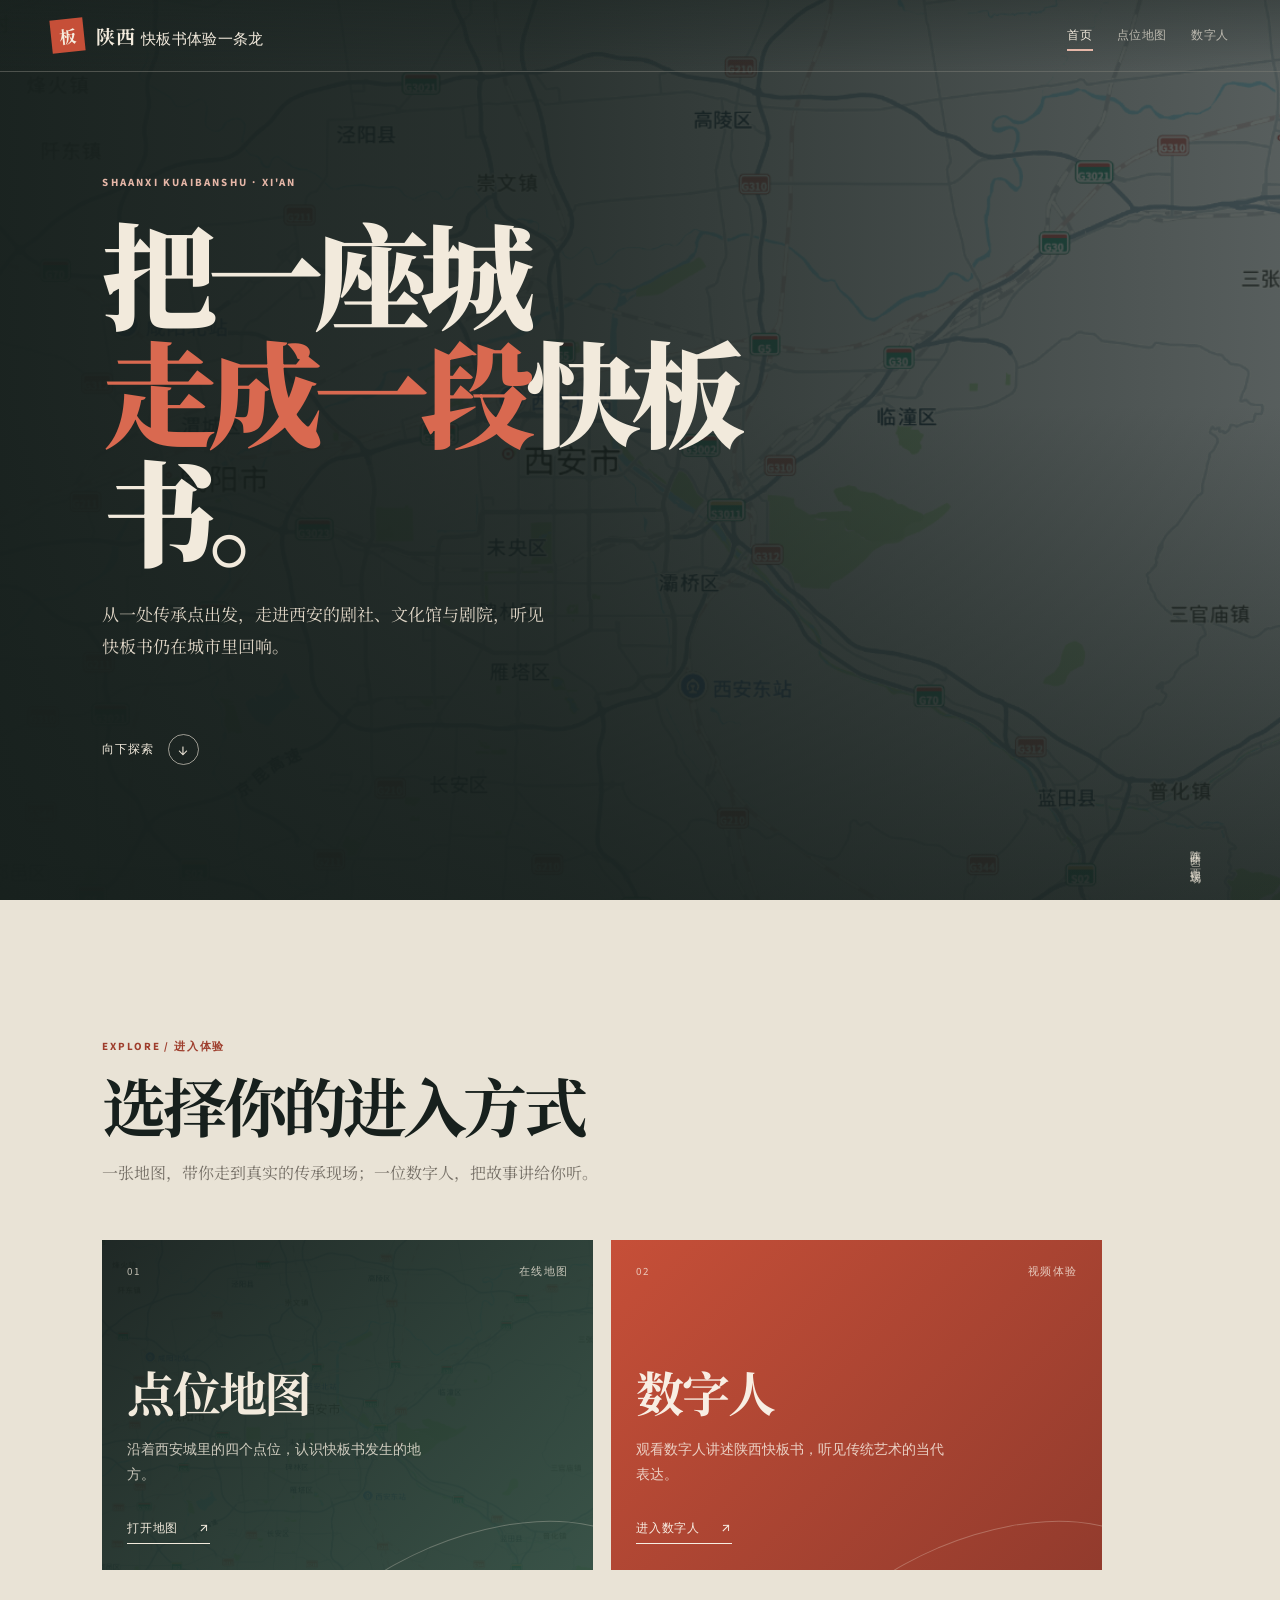
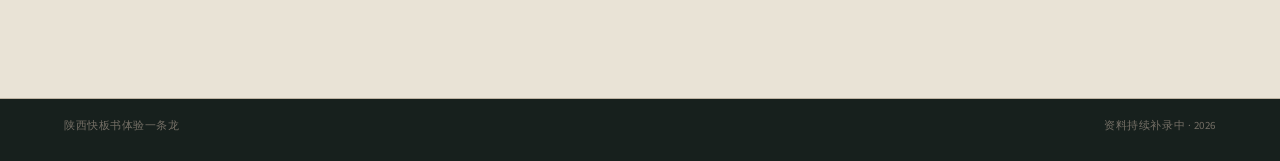
<file: index.html>
<!doctype html>
<html lang="zh-CN">
  <head>
    <meta charset="UTF-8" />
    <meta name="viewport" content="width=device-width, initial-scale=1.0" />
    <meta name="theme-color" content="#17201d" />
    <title>陕西快板书体验一条龙</title>
    <link rel="stylesheet" href="styles.css?v=home24" />
  </head>
  <body class="home-page">
    <header class="topbar home-topbar">
      <a class="brand" href="index.html" aria-label="返回首页">
        <span class="brand-mark">板</span>
        <span><b>陕西</b> 快板书体验一条龙</span>
      </a>
      <nav class="site-nav" aria-label="主导航">
        <a class="nav-current" href="index.html">首页</a>
        <a href="map.html">点位地图</a>
        <a href="digital-human.html">数字人</a>
      </nav>
    </header>

    <main>
      <section class="home-cover" aria-labelledby="cover-title">
        <div class="cover-map" aria-hidden="true"></div>
        <div class="cover-shade" aria-hidden="true"></div>
        <div class="cover-content">
          <p class="cover-kicker">SHAANXI KUAIBANSHU · XI'AN</p>
          <h1 id="cover-title">把一座城<br /><em>走成一段</em>快板书。</h1>
          <p class="cover-intro">从一处传承点出发，走进西安的剧社、文化馆与剧院，听见快板书仍在城市里回响。</p>
          <a class="cover-scroll" href="#entry"><span>向下探索</span><i>↓</i></a>
        </div>
        <div class="cover-note">陕西曲艺 · 西安现场</div>
      </section>

      <section id="entry" class="home-entry">
        <div class="entry-heading">
          <p class="eyebrow">EXPLORE / 进入体验</p>
          <h2>选择你的进入方式</h2>
          <p>一张地图，带你走到真实的传承现场；一位数字人，把故事讲给你听。</p>
        </div>
        <div class="entry-grid">
          <a class="entry-card entry-map" href="map.html">
            <div class="entry-card-top"><span>01</span><span>在线地图</span></div>
            <div class="entry-card-copy"><h3>点位地图</h3><p>沿着西安城里的四个点位，认识快板书发生的地方。</p><span class="entry-link">打开地图 <b>↗</b></span></div>
          </a>
          <a class="entry-card entry-digital" href="digital-human.html">
            <div class="entry-card-top"><span>02</span><span>视频体验</span></div>
            <div class="entry-card-copy"><h3>数字人</h3><p>观看数字人讲述陕西快板书，听见传统艺术的当代表达。</p><span class="entry-link">进入数字人 <b>↗</b></span></div>
          </a>
        </div>
      </section>
    </main>
    <footer class="footer"><span>陕西快板书体验一条龙</span><span>资料持续补录中 · 2026</span></footer>
  </body>
</html>
</file>
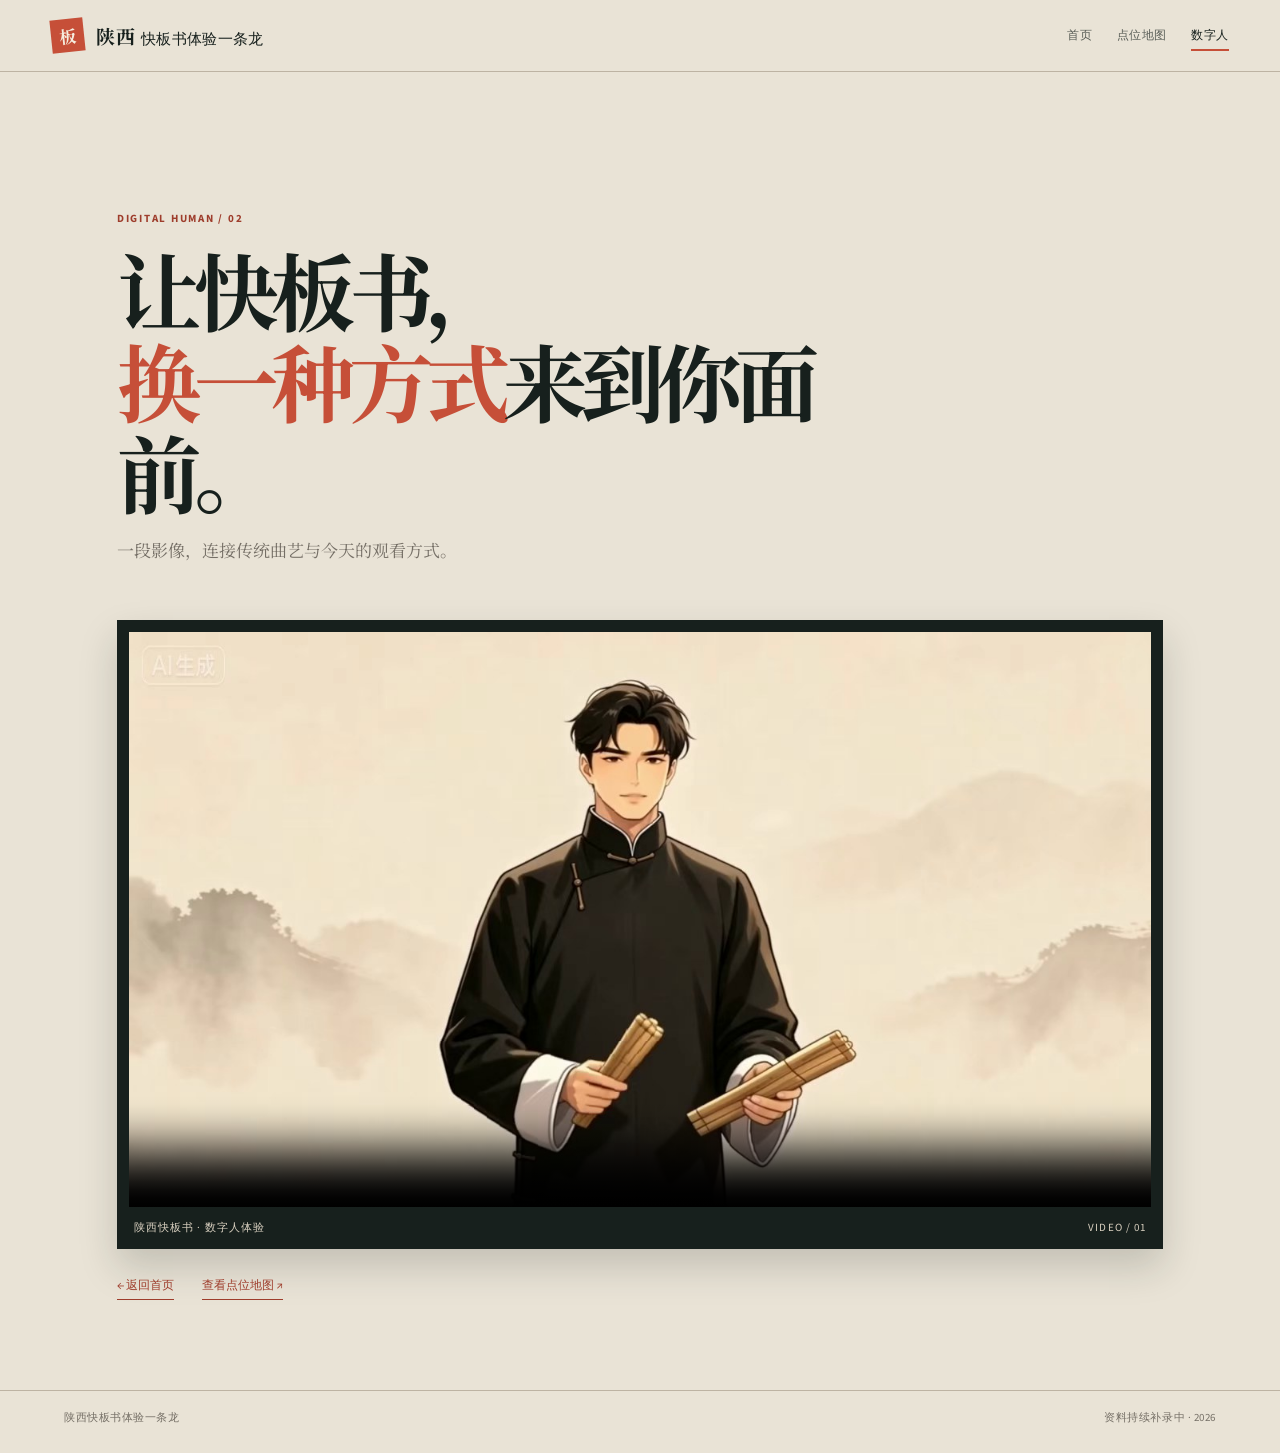
<file: digital-human.html>
<!doctype html>
<html lang="zh-CN">
  <head>
    <meta charset="UTF-8" />
    <meta name="viewport" content="width=device-width, initial-scale=1.0" />
    <meta name="theme-color" content="#17201d" />
    <title>数字人｜陕西快板书体验一条龙</title>
    <link rel="stylesheet" href="styles.css?v=digital26" />
  </head>
  <body class="digital-page">
    <header class="topbar">
      <a class="brand" href="index.html" aria-label="返回首页">
        <span class="brand-mark">板</span>
        <span><b>陕西</b> 快板书体验一条龙</span>
      </a>
      <nav class="site-nav" aria-label="主导航">
        <a href="index.html">首页</a>
        <a href="map.html">点位地图</a>
        <a class="nav-current" href="digital-human.html">数字人</a>
      </nav>
    </header>
    <main class="digital-shell">
      <div class="digital-heading">
        <p class="eyebrow">DIGITAL HUMAN / 02</p>
        <h1>让快板书，<br /><em>换一种方式</em>来到你面前。</h1>
        <p>一段影像，连接传统曲艺与今天的观看方式。</p>
      </div>
      <section class="digital-player" aria-label="数字人视频">
        <video controls playsinline preload="metadata" poster="assets/digital-human-poster.jpg">
          <source src="assets/digital-human.mp4" type="video/mp4" />
          当前浏览器不支持视频播放，请直接打开视频文件。
        </video>
        <div class="digital-player-caption"><span>陕西快板书 · 数字人体验</span><span>VIDEO / 01</span></div>
      </section>
      <div class="digital-back"><a href="index.html">← 返回首页</a><a href="map.html">查看点位地图 ↗</a></div>
    </main>
    <footer class="footer"><span>陕西快板书体验一条龙</span><span>资料持续补录中 · 2026</span></footer>
  </body>
</html>
</file>
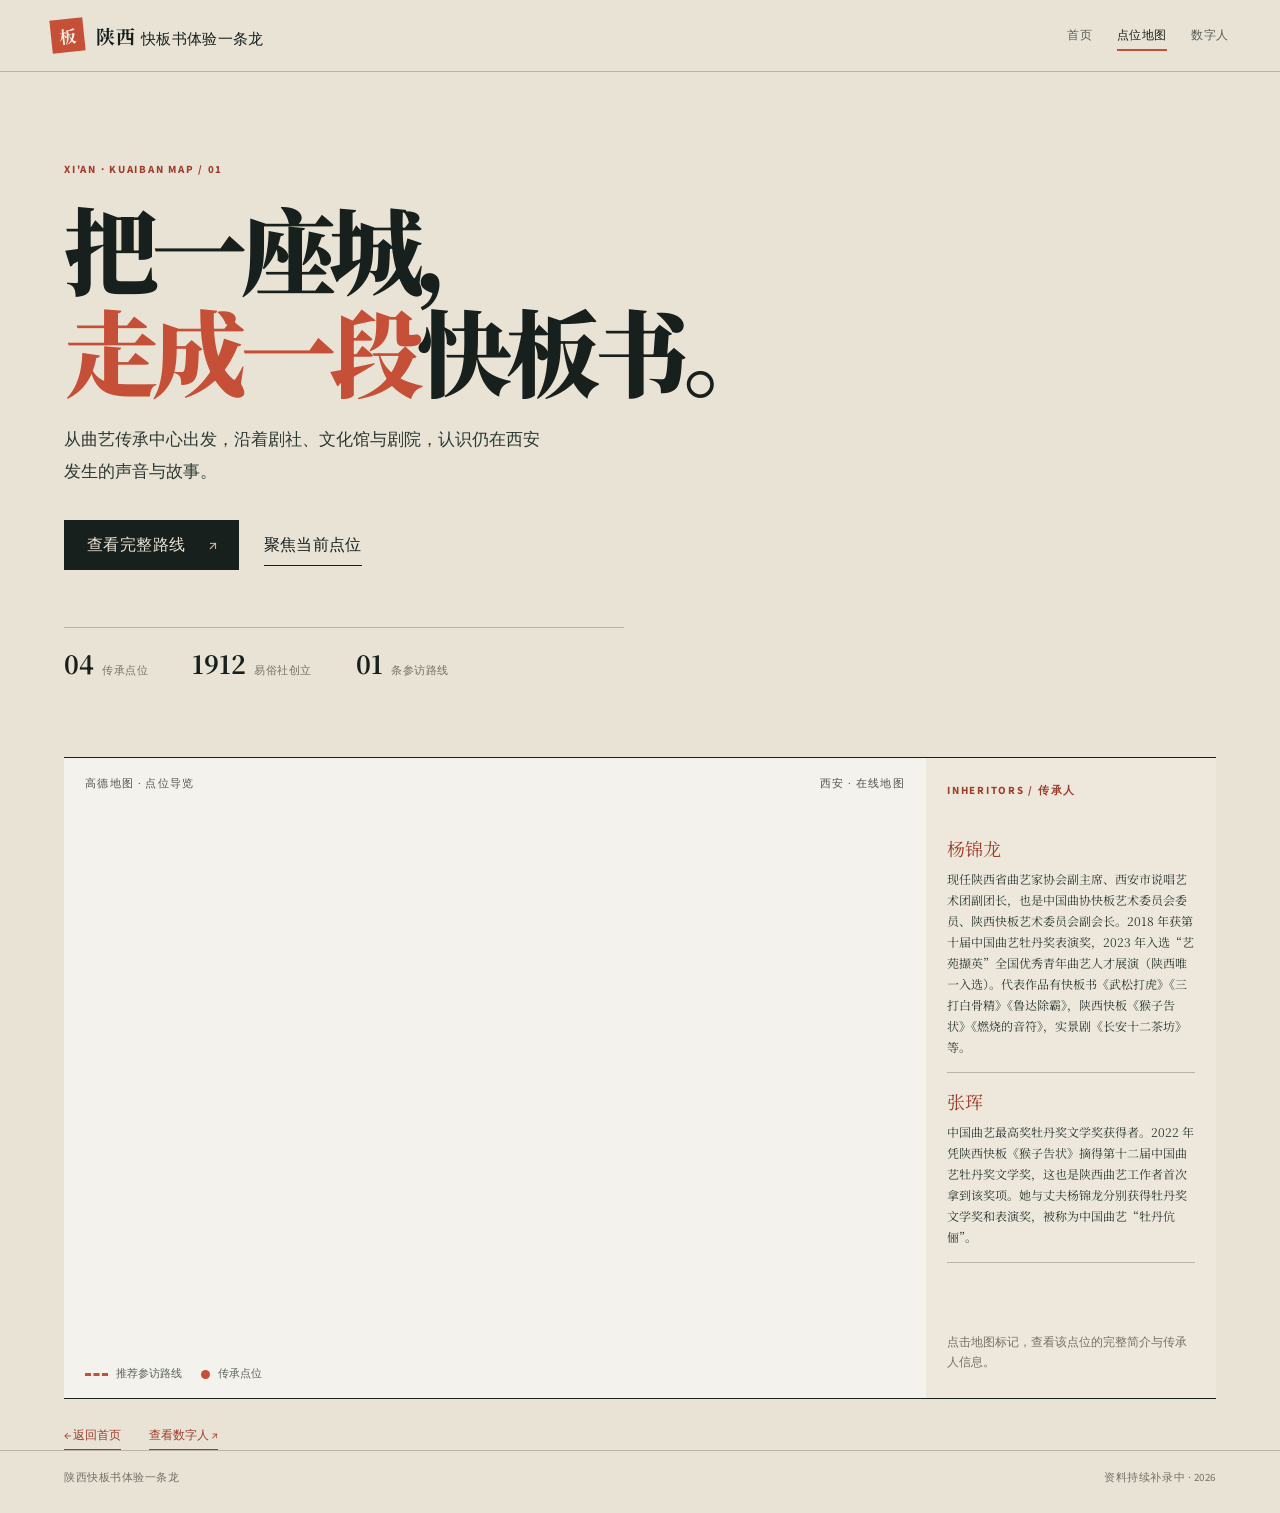
<file: map.html>
<!doctype html>
<html lang="zh-CN">
  <head>
    <meta charset="UTF-8" />
    <meta name="viewport" content="width=device-width, initial-scale=1.0" />
    <meta name="theme-color" content="#17201d" />
    <title>点位地图｜陕西快板书体验一条龙</title>
    <link rel="stylesheet" href="styles.css?v=map27" />
    <script>window._AMapSecurityConfig={securityJsCode:'a6486c6a48bc2e803188464b3180329f'};window.initAMap=()=>window.dispatchEvent(new Event('amap-ready'));</script>
    <script src="https://webapi.amap.com/maps?v=2.0&key=918c41a91f92897a0891cd1651e1e7b3&callback=initAMap"></script>
  </head>
  <body>
    <header class="topbar">
      <a class="brand" href="index.html" aria-label="返回首页">
        <span class="brand-mark">板</span>
        <span><b>陕西</b> 快板书体验一条龙</span>
      </a>
      <nav class="site-nav" aria-label="主导航"><a href="index.html">首页</a><a class="nav-current" href="map.html">点位地图</a><a href="digital-human.html">数字人</a></nav>
    </header>

    <main id="top" class="page-shell">
      <section class="intro-block">
        <div class="eyebrow">XI'AN · KUAIBAN MAP / 01</div>
        <h1>把一座城，<br /><em>走成一段</em>快板书。</h1>
        <p class="intro-copy">从曲艺传承中心出发，沿着剧社、文化馆与剧院，认识仍在西安发生的声音与故事。</p>
        <div class="intro-actions">
          <button id="routeToggle" class="primary-button" type="button">查看完整路线 <span>↗</span></button>
          <button id="focusCurrent" class="text-button" type="button">聚焦当前点位</button>
        </div>
        <div class="metrics" aria-label="地图概况">
          <div><strong>04</strong><span>传承点位</span></div>
          <div><strong>1912</strong><span>易俗社创立</span></div>
          <div><strong>01</strong><span>条参访路线</span></div>
        </div>
      </section>

      <section class="map-layout" aria-label="点位地图">
        <div class="map-stage">
          <div class="map-heading"><span>高德地图 · 点位导览</span><span>西安 · 在线地图</span></div>
          <div id="realMap" class="local-map" role="application" aria-label="西安快板书传承点位地图">
            <div id="mapStatus" class="map-status" role="status">正在加载高德地图…</div>
            <div id="amapContainer" class="amap-container" aria-hidden="false"></div>
            <div id="mapLibre" class="maplibre-map" aria-hidden="true"></div>
            <svg id="localMapSvg" viewBox="0 0 1000 640" preserveAspectRatio="xMidYMid slice" aria-hidden="true">
              <defs><pattern id="localGrid" width="34" height="34" patternUnits="userSpaceOnUse"><path d="M34 0H0V34" fill="none" stroke="#99a095" stroke-opacity=".22"/></pattern><filter id="shadow"><feDropShadow dx="0" dy="4" stdDeviation="4" flood-opacity=".18"/></filter></defs>
              <image id="baseMapImage" href="assets/xian-map.png" x="0" y="0" width="1000" height="640" preserveAspectRatio="xMidYMid slice"/>
              <rect width="1000" height="640" fill="#d6d1c5"/><rect width="1000" height="640" fill="url(#localGrid)"/>
              <path class="local-park" d="M80 128C170 80 244 108 319 77s130-27 204 23 147 31 234 77 80 110 104 177-15 141-93 175-159-11-223 26-154 21-220-29-144-41-156-113 24-155-21-285z"/>
              <path class="local-water" d="M-40 555C170 462 280 483 412 550s302 82 640-20"/><path class="local-water thin" d="M-20 582C170 489 286 512 416 574s304 77 628-17"/>
              <g class="local-roads"><path d="M-20 525C170 470 318 412 488 367S764 260 1030 108"/><path d="M-30 168C157 212 280 310 433 341s296 31 604 115"/><path d="M220-20C266 152 342 275 459 361s227 161 367 326"/><path d="M807-20C702 108 642 207 614 310s-27 207-78 350"/><path class="minor" d="M27 350C177 305 292 316 430 355s288 53 558-25M179 622c75-117 163-171 284-197s267-4 482 83"/></g>
              <g class="local-blocks"><path d="M132 224h92v59h-92zM243 212h78v71h-78zM337 232h65v51h-65zM142 301h82v44h-82zM249 303h88v42h-88z"/><path d="M496 126h89v68h-89zM605 143h67v51h-67zM692 127h109v67H692zM518 220h77v57h-77zM612 220h104v57H612z"/><path d="M738 370h85v54h-85zM842 356h70v68h-70zM764 450h64v47h-64zM842 449h100v48H842z"/></g>
              <g class="local-labels"><text x="113" y="115">城墙以内</text><text x="797" y="577">曲江片区</text><text x="79" y="437">雁塔区</text><text x="817" y="269">新城区</text><text x="310" y="418">南二环</text><text x="697" y="311">北大街</text><text x="393" y="184">东大街</text></g>
              <path id="routePath" class="local-route is-hidden" d="M183 465 C 308 431, 393 405, 504 354 S 680 260, 809 178"/>
              <g id="markers"></g>
            </svg>
            <div class="local-zoom"><button id="zoomIn" type="button" aria-label="放大地图">+</button><button id="zoomOut" type="button" aria-label="缩小地图">−</button></div>
          </div>
          <article id="mapCard" class="map-card" aria-live="polite">
            <button id="mapCardClose" class="map-card-close" type="button" aria-label="关闭点位卡片">×</button>
            <div class="map-card-image" id="mapCardImage"></div>
            <div class="map-card-body"><div class="map-card-kicker" id="mapCardKicker"></div><h3 id="mapCardTitle"></h3><p id="mapCardIntro"></p></div>
          </article>
          <div class="map-legend"><span><i class="legend-line"></i> 推荐参访路线</span><span><i class="legend-point"></i> 传承点位</span></div>
        </div>
        <aside class="spot-panel"><div class="panel-kicker">INHERITORS / 传承人</div><div id="panelPeople" class="panel-people"></div><div class="panel-note">点击地图标记，查看该点位的完整简介与传承人信息。</div></aside>
      </section>
    <div class="digital-back map-page-actions"><a href="index.html">← 返回首页</a><a href="digital-human.html">查看数字人 ↗</a></div>
    </main>
    <footer class="footer"><span>陕西快板书体验一条龙</span><span>资料持续补录中 · 2026</span></footer>
    <script src="app.js?v=map27"></script>
  </body>
</html>
</file>
<file: styles.css>
@import url('https://fonts.googleapis.com/css2?family=Noto+Serif+SC:wght@500;600;700;900&family=Source+Sans+3:wght@400;500;600;700&display=swap');

:root{--ink:#17201d;--ink-2:#2b3933;--paper:#e9e3d6;--paper-deep:#d9d0c0;--red:#c64f38;--red-dark:#9e3d2c;--line:#bdb3a3;--muted:#756f66;--sans:'Source Sans 3','Microsoft YaHei',sans-serif;--serif:'Noto Serif SC','Songti SC',serif}
*{box-sizing:border-box}html{scroll-behavior:smooth}body{margin:0;background:var(--paper);color:var(--ink);font-family:var(--sans);font-size:16px}button,a{font:inherit;color:inherit}button{cursor:pointer}.topbar{height:72px;padding:0 clamp(22px,4vw,64px);display:flex;justify-content:space-between;align-items:center;border-bottom:1px solid var(--line);letter-spacing:.02em}.brand{display:flex;align-items:center;gap:12px;text-decoration:none;font-size:15px}.brand b{font-family:var(--serif);font-size:19px;margin-right:3px}.brand-mark{display:grid;place-items:center;width:33px;height:33px;background:var(--red);color:#f5eddf;font-family:var(--serif);font-weight:700;font-size:17px;transform:rotate(-6deg)}.top-meta{font-size:12px;color:var(--muted);letter-spacing:.08em;text-transform:uppercase}.status-dot{display:inline-block;width:7px;height:7px;background:var(--red);border-radius:50%;margin-right:8px}.page-shell{max-width:1440px;margin:auto;padding:clamp(48px,7vw,98px) clamp(22px,5vw,80px) 0}.intro-block{max-width:790px;margin-bottom:76px}.eyebrow,.panel-kicker,.detail-kicker,.subheading{font-size:11px;letter-spacing:.16em;text-transform:uppercase;color:var(--red-dark);font-weight:700}.intro-block h1{font-family:var(--serif);font-size:clamp(52px,7.4vw,112px);line-height:1.08;letter-spacing:-.07em;margin:19px 0 25px;font-weight:900}.intro-block h1 em{font-style:normal;color:var(--red)}.intro-copy{max-width:490px;color:var(--ink-2);font-size:17px;line-height:1.85;margin:0}.intro-actions{display:flex;align-items:center;gap:25px;margin-top:32px}.primary-button{border:0;background:var(--ink);color:var(--paper);padding:14px 20px 14px 23px;letter-spacing:.03em;transition:.2s}.primary-button span{display:inline-block;margin-left:19px;color:#e6b7a8}.primary-button:hover{background:var(--red)}.text-button{border:0;border-bottom:1px solid var(--ink);background:transparent;padding:9px 0;letter-spacing:.02em}.metrics{display:flex;gap:44px;margin-top:57px;padding-top:17px;border-top:1px solid var(--line);width:min(100%,560px)}.metrics div{display:flex;align-items:baseline;gap:8px}.metrics strong{font-family:var(--serif);font-size:25px}.metrics span{font-size:11px;color:var(--muted);letter-spacing:.05em}.map-layout{display:grid;grid-template-columns:minmax(0,1fr) 290px;gap:0;border-top:1px solid var(--ink);border-bottom:1px solid var(--ink)}.map-stage{position:relative;min-height:640px;background:#c8c0b0;overflow:hidden}.map-heading{position:absolute;z-index:2;left:21px;right:21px;top:18px;display:flex;justify-content:space-between;font-size:11px;letter-spacing:.12em;color:#4f554b;text-transform:uppercase}.map-art{display:block;width:100%;height:100%;min-height:640px}.district{fill:#b3b6a3;stroke:#8e9984;stroke-width:2}.road{fill:none;stroke:#f1e9d8;stroke-width:14;stroke-linecap:round;opacity:.75}.road-main{stroke:#9c978a;stroke-width:23}.minor-road{fill:none;stroke:#ded4c1;stroke-width:4;opacity:.8}.route-path{fill:none;stroke:var(--red);stroke-width:6;stroke-dasharray:13 9;stroke-linecap:round;opacity:.95;transition:opacity .3s}.route-path.is-hidden{opacity:0}.water path{fill:none;stroke:#769da0;stroke-width:13;stroke-linecap:round}.map-label{font-family:var(--serif);font-size:19px;fill:#586054;letter-spacing:.12em}.map-label.small{font-family:var(--sans);font-size:12px;letter-spacing:.1em}.map-legend{position:absolute;z-index:3;bottom:17px;left:21px;display:flex;gap:19px;font-size:11px;color:#596056}.legend-line{display:inline-block;width:23px;border-top:3px dashed var(--red);vertical-align:middle;margin-right:6px}.legend-point{display:inline-block;width:9px;height:9px;border-radius:50%;background:var(--red);vertical-align:middle;margin-right:6px}.marker{cursor:pointer}.marker .marker-ring{fill:var(--paper);stroke:var(--red);stroke-width:3}.marker .marker-core{fill:var(--red)}.marker text{font-family:var(--sans);font-size:12px;fill:var(--ink);font-weight:600}.marker.active .marker-ring{fill:var(--red)}.marker.active .marker-core{fill:var(--paper)}.marker.active text{fill:var(--red-dark);font-weight:700}.spot-panel{padding:25px 21px;background:#eee8dc;display:flex;flex-direction:column}.spot-list{margin-top:21px}.spot-item{padding:17px 0;border-bottom:1px solid var(--line);display:grid;grid-template-columns:34px 1fr;gap:7px;cursor:pointer;transition:.2s}.spot-item:hover .spot-name,.spot-item.active .spot-name{color:var(--red-dark)}.spot-no{font-family:var(--serif);font-size:16px;color:var(--red)}.spot-name{font-family:var(--serif);font-weight:700;font-size:17px;line-height:1.4}.spot-place{font-size:11px;color:var(--muted);margin-top:6px}.panel-note{font-size:12px;line-height:1.65;color:var(--muted);margin-top:auto;padding-top:27px}.detail-section{padding:83px 0 104px}.detail-index{display:flex;align-items:center;gap:16px;color:var(--red-dark);font-size:11px;letter-spacing:.14em;text-transform:uppercase}.detail-index>span:first-child{font-family:var(--serif);font-size:25px;letter-spacing:0}.rule{height:1px;width:61px;background:var(--red)}.detail-content{display:grid;grid-template-columns:minmax(280px, .9fr) minmax(360px, 1.1fr);gap:clamp(40px,7vw,110px);margin-top:30px}.detail-visual{position:relative;min-height:390px;background:linear-gradient(135deg,#334f43,#172923 65%,#5e7465);display:flex;align-items:center;justify-content:center;overflow:hidden}.detail-visual:before,.detail-visual:after{content:'';position:absolute;border:1px solid rgba(237,225,205,.35);transform:rotate(38deg);width:340px;height:480px}.detail-visual:after{transform:rotate(-38deg);width:220px;height:350px;border-color:rgba(198,79,56,.55)}#detailSeal{font-family:var(--serif);font-size:180px;color:#e9e3d6;opacity:.92;z-index:1;writing-mode:vertical-rl;line-height:.8}.visual-caption{position:absolute;bottom:18px;left:20px;color:#d4cabb;font-size:10px;letter-spacing:.16em}.detail-copy{padding-top:13px}.detail-copy h2{font-family:var(--serif);font-size:clamp(30px,4vw,55px);line-height:1.25;letter-spacing:-.05em;margin:12px 0 11px}.detail-address{font-size:12px;color:var(--muted);letter-spacing:.04em}.detail-copy>p:not(.detail-address){font-family:var(--serif);font-size:16px;line-height:2.05;color:var(--ink-2);max-width:620px;margin-top:25px}.highlights{display:flex;flex-wrap:wrap;gap:8px;margin-top:25px}.highlight{border:1px solid var(--line);padding:7px 10px;color:var(--muted);font-size:11px}.people-block{border-top:1px solid var(--line);margin-top:34px;padding-top:17px}.people-list{display:flex;gap:25px;margin-top:15px}.person{display:flex;gap:10px;align-items:center}.person-avatar{width:35px;height:35px;background:var(--paper-deep);display:grid;place-items:center;font-family:var(--serif);color:var(--red-dark)}.person-name{font-family:var(--serif);font-size:14px}.person-role{font-size:10px;color:var(--muted);margin-top:2px}.footer{max-width:1440px;margin:auto;padding:19px clamp(22px,5vw,80px) 28px;border-top:1px solid var(--line);display:flex;justify-content:space-between;color:var(--muted);font-size:11px;letter-spacing:.05em}@media(max-width:850px){.top-meta{display:none}.intro-block{margin-bottom:51px}.map-layout{grid-template-columns:1fr}.map-stage{min-height:510px}.map-art{min-height:510px}.spot-panel{padding:23px 20px 29px}.spot-list{display:grid;grid-template-columns:1fr 1fr;column-gap:22px}.panel-note{margin-top:28px}.detail-content{grid-template-columns:1fr;gap:32px}.detail-visual{min-height:280px}.metrics{gap:20px}.metrics strong{font-size:20px}}@media(max-width:560px){.page-shell{padding-top:48px}.intro-block h1{font-size:51px}.intro-copy{font-size:15px}.intro-actions{gap:17px;flex-wrap:wrap}.metrics{display:grid;grid-template-columns:1fr 1fr;gap:16px}.map-stage,.map-art{min-height:390px}.map-heading{font-size:9px}.map-legend{font-size:9px}.spot-list{display:block}.detail-section{padding:61px 0 76px}.detail-visual{min-height:250px}.detail-copy h2{font-size:34px}.people-list{gap:14px;flex-wrap:wrap}.footer{display:block}.footer span{display:block;margin-bottom:5px}}
@media(prefers-reduced-motion:reduce){*{scroll-behavior:auto!important;transition:none!important}}

/* 地图增强：建筑肌理、完整名称标牌和地图内浮层卡片 */
.buildings path{fill:#9ea898;stroke:#808d7f;stroke-width:1.2;opacity:.72}.road-labels text{font-family:var(--sans);font-size:10px;fill:#6f776c;letter-spacing:.12em}.marker-label rect{fill:rgba(238,232,220,.94);stroke:#9d9689;stroke-width:1}.marker-label text{font-family:var(--sans);font-size:11px;fill:var(--ink);font-weight:600}.marker.active .marker-label rect{fill:var(--red)}.marker.active .marker-label text{fill:var(--paper)}.spot-item{grid-template-columns:1fr;text-align:left;background:none;border-left:0;border-right:0;border-top:0;width:100%}.spot-no{display:none}
.map-card{position:absolute;z-index:4;right:22px;bottom:55px;width:min(360px,calc(100% - 44px));background:#f1eadf;box-shadow:0 18px 38px rgba(38,42,35,.2);display:grid;grid-template-columns:112px 1fr;opacity:1;transform:translateY(0);transition:opacity .25s ease,transform .25s ease}.map-card.is-closing{opacity:0;transform:translateY(12px);pointer-events:none}.map-card-close{position:absolute;z-index:2;right:8px;top:6px;border:0;background:transparent;color:var(--paper);font-size:21px;line-height:1}.map-card-image{min-height:190px;background-size:cover;background-position:center;filter:saturate(.8)}.map-card-body{padding:18px 18px 15px}.map-card-kicker{font-size:9px;letter-spacing:.1em;color:var(--red-dark);text-transform:uppercase;line-height:1.45}.map-card-body h3{font-family:var(--serif);font-size:19px;line-height:1.35;margin:7px 0 8px}.map-card-body p{font-size:12px;line-height:1.7;color:var(--ink-2);margin:0;display:-webkit-box;-webkit-line-clamp:4;-webkit-box-orient:vertical;overflow:hidden}.map-card-more{border:0;border-bottom:1px solid var(--red);background:transparent;color:var(--red-dark);padding:8px 0 3px;margin-top:11px;font-size:11px}.map-card-more span{margin-left:10px}
@media(max-width:560px){.map-card{right:14px;bottom:46px;width:calc(100% - 28px);grid-template-columns:92px 1fr}.map-card-image{min-height:165px}.map-card-body{padding:14px}.map-card-body h3{font-size:16px}.map-card-body p{font-size:11px;-webkit-line-clamp:3}}

#realMap{height:640px;width:100%;filter:saturate(.72) sepia(.12)}.leaflet-control-zoom a{color:var(--ink)!important;background:#eee8dc!important;border-color:var(--line)!important}.leaflet-control-attribution{font-size:9px;background:rgba(238,232,220,.8)!important}.custom-marker{background:transparent;border:0}.pin{display:block;width:22px;height:22px;border-radius:50%;background:var(--red);border:4px solid #f0e8dc;box-shadow:0 2px 8px rgba(30,35,28,.35);transition:transform .2s}.pin.active{transform:scale(1.3);background:var(--ink);border-color:var(--red)}.detail-visual{background-size:cover;background-position:center}.detail-visual.has-image:before{background:linear-gradient(90deg,rgba(23,32,29,.15),transparent)}.detail-visual.has-image #detailSeal{display:none}.detail-visual.has-image .visual-caption{background:rgba(23,32,29,.55);padding:5px 8px;left:14px;bottom:14px}
@media(max-width:850px){#realMap{height:510px}}@media(max-width:560px){#realMap{height:390px}}
.map-fallback{display:none;position:absolute;inset:0;background:#c9c4b8;overflow:hidden;z-index:0}.map-fallback.show{display:block}.fallback-grid{position:absolute;inset:0;background-image:linear-gradient(rgba(106,113,103,.15) 1px,transparent 1px),linear-gradient(90deg,rgba(106,113,103,.15) 1px,transparent 1px);background-size:38px 38px}.fallback-ring{position:absolute;border:2px solid #a1a999;border-radius:48%;transform:rotate(-14deg)}.ring-one{width:78%;height:61%;left:10%;top:18%}.ring-two{width:58%;height:43%;left:21%;top:27%;border-color:#b1b6aa}.fallback-road{position:absolute;color:#687066;font-size:12px;letter-spacing:.1em;background:#e9e3d6;padding:4px 9px;transform:rotate(-18deg)}.r1{right:16%;top:31%}.r2{left:37%;top:17%;transform:rotate(68deg)}.r3{left:27%;bottom:27%;transform:rotate(-8deg)}.fallback-water{position:absolute;width:130%;height:46px;left:-15%;bottom:13%;border-top:10px solid #789a9d;border-bottom:6px solid #789a9d;border-radius:50%;transform:rotate(5deg);opacity:.65}.fallback-label{position:absolute;font-family:var(--serif);font-size:18px;color:#637064}.l1{left:14%;top:26%}.l2{right:14%;bottom:22%}.l3{left:23%;bottom:32%;font-family:var(--sans);font-size:12px}.l4{right:24%;top:23%;font-family:var(--sans);font-size:12px}
.person-expanded{align-items:flex-start;max-width:620px;margin-bottom:18px}.person-expanded .person-role{line-height:1.6;display:block;max-width:550px}
#realMap{height:640px;width:100%;filter:saturate(.72) sepia(.12);position:relative;z-index:1}.map-fallback{display:none;position:absolute;inset:0;background:#c9c4b8;overflow:hidden;z-index:0}.map-fallback.show{display:block}.fallback-grid{position:absolute;inset:0;background-image:linear-gradient(rgba(106,113,103,.15) 1px,transparent 1px),linear-gradient(90deg,rgba(106,113,103,.15) 1px,transparent 1px);background-size:38px 38px}.fallback-ring{position:absolute;border:2px solid #a1a999;border-radius:48%;transform:rotate(-14deg)}.ring-one{width:78%;height:61%;left:10%;top:18%}.ring-two{width:58%;height:43%;left:21%;top:27%;border-color:#b1b6aa}.fallback-road{position:absolute;color:#687066;font-size:12px;letter-spacing:.1em;background:#e9e3d6;padding:4px 9px;transform:rotate(-18deg)}.r1{right:16%;top:31%}.r2{left:37%;top:17%;transform:rotate(68deg)}.r3{left:27%;bottom:27%;transform:rotate(-8deg)}.fallback-water{position:absolute;width:130%;height:46px;left:-15%;bottom:13%;border-top:10px solid #789a9d;border-bottom:6px solid #789a9d;border-radius:50%;transform:rotate(5deg);opacity:.65}.fallback-label{position:absolute;font-family:var(--serif);font-size:18px;color:#637064}.l1{left:14%;top:26%}.l2{right:14%;bottom:22%}.l3{left:23%;bottom:32%;font-family:var(--sans);font-size:12px}.l4{right:24%;top:23%;font-family:var(--sans);font-size:12px}
.leaflet-container{background:transparent!important}.leaflet-pane,.leaflet-control-container{z-index:5}.map-fallback{z-index:0!important}.map-fallback.show{display:block!important}
/* 本地地图信息布局 */
.spot-panel{justify-content:flex-start}.panel-people{margin-top:22px}.panel-person{padding:15px 0;border-bottom:1px solid var(--line)}.panel-person-name{font-family:var(--serif);font-size:18px;color:var(--red-dark);margin-bottom:7px}.panel-person-role{font-family:var(--serif);font-size:12px;line-height:1.75;color:var(--ink-2)}.panel-note{margin-top:auto}.map-card{grid-template-columns:145px 1fr;width:min(570px,calc(100% - 44px));max-height:min(430px,calc(100% - 90px))}.map-card-image{min-height:300px}.map-card-body{overflow:auto}.map-card-body p{display:block;-webkit-line-clamp:unset;max-height:none}.map-card-people{border-top:1px solid var(--line);margin-top:14px;padding-top:11px}.card-person{margin-bottom:10px}.card-person b{display:block;font-family:var(--serif);font-size:14px;color:var(--red-dark);margin-bottom:3px}.card-person span{display:block;font-family:var(--serif);font-size:11px;line-height:1.65;color:var(--ink-2)}
.maplibre-map{position:absolute;inset:0;z-index:2}.local-map .localMapSvg,.local-map>svg{position:relative;z-index:1}.map-stage.map-online .local-map>svg{visibility:hidden}.maplibre-marker{width:24px;height:24px;border-radius:50%;background:var(--red);border:4px solid #f1eadf;box-shadow:0 3px 12px rgba(24,31,28,.4);cursor:pointer;transition:transform .2s}.maplibre-marker.active{background:var(--ink);border-color:var(--red);transform:scale(1.25)}.maplibre-label{position:absolute;white-space:nowrap;transform:translate(-50%,-38px);background:rgba(241,234,223,.94);border:1px solid #aaa092;padding:4px 7px;font:600 11px var(--sans);color:var(--ink);pointer-events:none}.maplibre-route{stroke:#c64f38;stroke-width:5;stroke-dasharray:10 8;fill:none}.maplibregl-ctrl-group{border:1px solid var(--line)!important;border-radius:0!important}.maplibregl-ctrl-group button{background:#eee8dc!important}.maplibregl-ctrl-attrib{font-size:9px!important;background:rgba(241,234,223,.8)!important}
#mapLibre{background:transparent!important}.map-stage:not(.map-online) #mapLibre{display:none}
/* 本地离线地图始终作为主图层，避免外部地图资源导致空白 */
#mapLibre{display:none!important}.map-stage.map-online .local-map>svg{visibility:visible!important}.local-map>svg{visibility:visible!important;opacity:1!important;filter:none!important}
.map-stage.map-online .local-map>svg{visibility:hidden!important}.amap-marker{position:relative;display:block;width:190px;height:36px;border:0;background:rgba(241,234,223,.94);box-shadow:0 2px 8px rgba(25,30,26,.18);padding:0 8px 0 31px;color:var(--ink);font:600 12px var(--sans);text-align:left;white-space:nowrap;cursor:pointer}.amap-marker i{position:absolute;left:8px;top:9px;width:15px;height:15px;border-radius:50%;background:var(--red);border:3px solid #f1eadf;box-shadow:0 1px 4px rgba(0,0,0,.2)}.amap-marker.active{background:var(--red);color:#fff}.amap-marker.active i{background:#fff}.amap-logo{display:none!important}.amap-copyright{font-size:9px!important}
.map-status{position:absolute;z-index:30;left:50%;top:50%;transform:translate(-50%,-50%);background:rgba(241,234,223,.95);border:1px solid var(--line);padding:12px 18px;color:var(--ink-2);font-size:12px;letter-spacing:.04em;opacity:0;pointer-events:none;transition:opacity .2s}.map-status.visible{opacity:1}.map-stage:not(.map-online) .amap-container{display:none!important}.map-stage:not(.map-online) .local-map>svg{visibility:visible!important}
/* 用户提供的西安地图截图作为稳定本地底图 */
#localMapSvg>rect,#localMapSvg>.local-park,#localMapSvg>.local-water,#localMapSvg>.local-roads,#localMapSvg>.local-blocks,#localMapSvg>.local-labels{display:none!important}#localMapSvg>#baseMapImage{display:block!important}#localMapSvg>#routePath{display:block!important;fill:none!important}.local-map>svg{background:#d9e3ea}
#amapContainer{position:absolute;inset:0;z-index:2;background:#e8edf0}.map-stage:not(.map-online) #amapContainer{display:none}.map-stage.map-online #localMapSvg{visibility:hidden!important}.amap-marker{position:relative;display:block;width:190px;height:36px;border:0;background:rgba(241,234,223,.94);box-shadow:0 2px 8px rgba(25,30,26,.18);padding:0 8px 0 31px;color:var(--ink);font:600 12px var(--sans);text-align:left;white-space:nowrap;cursor:pointer}.amap-marker i{position:absolute;left:8px;top:9px;width:15px;height:15px;border-radius:50%;background:var(--red);border:3px solid #f1eadf;box-shadow:0 1px 4px rgba(0,0,0,.2)}.amap-marker.active{background:var(--red);color:#fff}.amap-marker.active i{background:#fff}.amap-logo{display:none!important}.amap-copyright{font-size:9px!important}
/* 修复高德初始化：不能在地图创建前隐藏内部 amap-container */
#amapContainer{display:block!important;position:absolute;inset:0;z-index:2;background:#e8edf0}.map-stage:not(.map-online) #amapContainer{display:block!important}.map-stage.map-online #localMapSvg{visibility:hidden!important}.map-stage:not(.map-online) #localMapSvg{visibility:visible!important}
/* 高德回调前保持本地地图可见，回调后由脚本以 inline !important 显示高德 */
#amapContainer{display:block!important}.map-stage.map-online #amapContainer{display:block!important}


/* 点位交互优化 */
.amap-marker{
  width:auto;height:auto;min-width:0;display:inline-flex;align-items:center;gap:7px;
  padding:3px 8px 3px 4px;border:1px solid rgba(23,32,29,.18);border-radius:999px;
  background:rgba(247,242,233,.94);box-shadow:0 5px 14px rgba(23,32,29,.2);
  color:var(--ink);font:600 11px var(--sans);white-space:nowrap;
  transform:translateY(0);transition:transform .18s ease,background .18s ease,box-shadow .18s ease;
}
.amap-marker:hover,.amap-marker:focus-visible{transform:translateY(-3px);background:#fffaf1;box-shadow:0 8px 18px rgba(23,32,29,.28);outline:2px solid rgba(198,79,56,.45);outline-offset:2px}
.amap-marker i{position:static;display:block;flex:0 0 16px;width:16px;height:16px;border:3px solid #f7f0e5;background:var(--red);box-shadow:0 1px 4px rgba(0,0,0,.24)}
.amap-marker.active{background:var(--red);color:#fff;transform:translateY(-2px);box-shadow:0 7px 17px rgba(142,51,37,.35)}
.amap-marker.active i{background:#fff;border-color:#fff}
.map-card{grid-template-columns:178px 1fr;width:min(520px,calc(100% - 42px));max-height:min(320px,calc(100% - 82px));border:1px solid rgba(23,32,29,.12);border-radius:4px;box-shadow:0 18px 42px rgba(23,32,29,.28)}
.map-card-image{min-height:260px}
.map-card-body{min-width:0;min-height:0;overflow-y:auto;overflow-x:hidden;padding:22px 22px 20px}
.map-card-kicker{font-size:10px;letter-spacing:.08em}
.map-card-body h3{font-size:21px;margin:8px 0 10px;overflow-wrap:anywhere;word-break:break-word}
.map-card-body p{font-size:13px;line-height:1.8;overflow-wrap:anywhere;word-break:break-word}
.map-card-close{right:9px;top:7px;width:28px;height:28px;border-radius:50%;background:rgba(23,32,29,.7);color:#fff;font-size:20px;line-height:25px}
@media(max-width:560px){
  .map-card{grid-template-columns:92px minmax(0,1fr);width:calc(100% - 28px);max-height:min(300px,calc(100% - 70px))}
  .map-card-image{min-height:210px}
  .map-card-body{min-width:0;max-height:300px;padding:15px}
  .map-card-body h3{font-size:17px}
  .map-card-body p{font-size:11px;line-height:1.65}
  .amap-marker{font-size:10px;padding-right:6px}
}


/* 手机端地图收紧高度，避免地图占满首屏 */
@media (max-width:560px){
  .map-stage{min-height:285px}
  #realMap{height:285px}
  .map-art{min-height:285px}
  .map-card{max-height:220px;bottom:34px}
  .map-card-image{min-height:180px}
  .map-card-body{max-height:218px}
}


/* 站点导航 */
.site-nav{display:flex;align-items:center;gap:24px;font-size:12px;letter-spacing:.05em}
.site-nav a{position:relative;color:inherit;text-decoration:none;padding:8px 0;opacity:.68;transition:opacity .2s ease}
.site-nav a:hover,.site-nav a.nav-current{opacity:1}
.site-nav a.nav-current:after{content:'';position:absolute;left:0;right:0;bottom:1px;height:2px;background:var(--red)}
.home-page{background:#17201d;color:#f2eadc}
.home-topbar{position:absolute;z-index:10;top:0;left:0;right:0;color:#f2eadc;border-bottom-color:rgba(242,234,220,.24);background:linear-gradient(180deg,rgba(23,32,29,.4),transparent)}
.home-topbar .brand b{color:#f2eadc}
.home-topbar .site-nav a.nav-current:after{background:#e6b7a8}
.home-cover{position:relative;min-height:100svh;display:flex;align-items:center;overflow:hidden;background:#17201d}
.cover-map{position:absolute;inset:0;background-image:url('assets/xian-map.png');background-size:cover;background-position:center;opacity:.42;filter:saturate(.7) contrast(.9)}
.cover-shade{position:absolute;inset:0;background:linear-gradient(90deg,rgba(23,32,29,.96) 0%,rgba(23,32,29,.78) 42%,rgba(23,32,29,.25) 100%),linear-gradient(0deg,rgba(23,32,29,.7),transparent 55%)}
.cover-content{position:relative;z-index:1;width:min(100%,1000px);padding:150px clamp(28px,8vw,120px) 110px}
.cover-kicker{font-size:11px;letter-spacing:.2em;color:#e6b7a8;font-weight:700;margin:0 0 22px}
.cover-content h1{font-family:var(--serif);font-size:clamp(54px,9vw,128px);line-height:1.03;letter-spacing:-.08em;margin:0;color:#f2eadc;font-weight:900}
.cover-content h1 em{font-style:normal;color:#d96950}
.cover-intro{max-width:450px;font-family:var(--serif);font-size:17px;line-height:1.9;color:#ded4c5;margin:30px 0 0}
.cover-scroll{display:inline-flex;align-items:center;gap:14px;margin-top:72px;color:#f2eadc;text-decoration:none;font-size:12px;letter-spacing:.08em}
.cover-scroll i{display:grid;place-items:center;width:31px;height:31px;border:1px solid rgba(242,234,220,.6);border-radius:50%;font-style:normal;font-size:16px}
.cover-note{position:absolute;z-index:1;right:clamp(24px,6vw,84px);bottom:34px;color:rgba(242,234,220,.62);font-size:11px;letter-spacing:.14em;writing-mode:vertical-rl}
.home-entry{background:var(--paper);color:var(--ink);padding:clamp(70px,10vw,140px) clamp(22px,8vw,120px) clamp(80px,10vw,140px)}
.entry-heading{max-width:620px}
.entry-heading h2{font-family:var(--serif);font-size:clamp(35px,5vw,66px);line-height:1.15;letter-spacing:-.06em;margin:14px 0 16px}
.entry-heading>p:last-child{color:var(--muted);font-family:var(--serif);line-height:1.9;margin:0}
.entry-grid{display:grid;grid-template-columns:repeat(2,minmax(0,1fr));gap:18px;max-width:1000px;margin-top:52px}
.entry-card{position:relative;display:flex;flex-direction:column;justify-content:space-between;min-height:330px;padding:24px 25px 26px;text-decoration:none;overflow:hidden;transition:transform .25s ease,box-shadow .25s ease}
.entry-card:after{content:'';position:absolute;inset:auto -15% -55% 35%;height:210px;border:1px solid rgba(242,234,220,.28);border-radius:50%;transform:rotate(-23deg);pointer-events:none}
.entry-card:hover{transform:translateY(-7px);box-shadow:0 20px 32px rgba(23,32,29,.16)}
.entry-map{background:linear-gradient(135deg,rgba(23,32,29,.96),rgba(46,73,61,.94)),url('assets/xian-map.png') center/cover;color:#f2eadc}
.entry-digital{background:linear-gradient(135deg,#c64f38,#923b2d);color:#f8eee3}
.entry-card-top{position:relative;z-index:1;display:flex;justify-content:space-between;font-size:11px;letter-spacing:.12em;text-transform:uppercase;opacity:.78}
.entry-card-copy{position:relative;z-index:1}
.entry-card-copy h3{font-family:var(--serif);font-size:clamp(30px,4vw,48px);letter-spacing:-.05em;margin:0 0 12px}
.entry-card-copy p{max-width:320px;font-size:14px;line-height:1.8;margin:0;opacity:.82}
.entry-link{display:inline-block;margin-top:28px;padding-bottom:5px;border-bottom:1px solid currentColor;font-size:12px;letter-spacing:.05em}
.entry-link b{margin-left:19px;font-size:16px;font-weight:400}
.digital-page{background:var(--paper)}
.digital-shell{max-width:1200px;margin:0 auto;padding:clamp(70px,10vw,130px) clamp(22px,6vw,90px) 90px}
.digital-heading{max-width:720px}
.digital-heading h1{font-family:var(--serif);font-size:clamp(45px,6.6vw,88px);line-height:1.08;letter-spacing:-.08em;margin:17px 0 18px}
.digital-heading h1 em{font-style:normal;color:var(--red)}
.digital-heading>p:last-child{color:var(--muted);font-family:var(--serif);font-size:17px;line-height:1.8;margin:0}
.digital-player{margin-top:55px;background:var(--ink);padding:12px;box-shadow:0 18px 36px rgba(23,32,29,.18)}
.digital-player video{display:block;width:100%;max-height:70vh;object-fit:contain;background:#101715}
.digital-player-caption{display:flex;justify-content:space-between;color:#d9d0c0;font-size:11px;letter-spacing:.1em;padding:13px 5px 2px}
.digital-back{display:flex;gap:28px;margin-top:28px;font-size:12px}
.digital-back a{color:var(--red-dark);text-decoration:none;border-bottom:1px solid var(--red-dark);padding-bottom:5px}
@media(max-width:700px){
  .site-nav{gap:13px;font-size:11px}
  .home-topbar{padding-left:18px;padding-right:18px}
  .home-topbar .brand{font-size:13px}
  .home-topbar .brand b{font-size:17px}
  .cover-content{padding:130px 24px 100px}
  .cover-content h1{font-size:clamp(49px,14vw,74px)}
  .cover-intro{font-size:15px;max-width:330px}
  .cover-scroll{margin-top:52px}
  .cover-note{right:18px;bottom:22px;font-size:9px}
  .entry-grid{grid-template-columns:1fr;margin-top:36px}
  .entry-card{min-height:260px}
  .entry-card-copy h3{font-size:36px}
  .digital-shell{padding-top:70px}
  .digital-heading h1{font-size:47px}
  .digital-player{margin-top:36px;padding:7px}
  .digital-player-caption{font-size:9px}
}
@media(max-width:430px){
  .topbar .brand span:last-child{max-width:150px;white-space:nowrap;overflow:hidden;text-overflow:ellipsis}
  .site-nav{gap:10px}
  .site-nav a{padding:6px 0}
}


.map-page-actions{max-width:none;margin:28px 0 0;padding:0;justify-content:flex-start}
@media(max-width:700px){.map-page-actions{margin-top:22px;padding:0;gap:20px;flex-wrap:wrap}}
</file>
